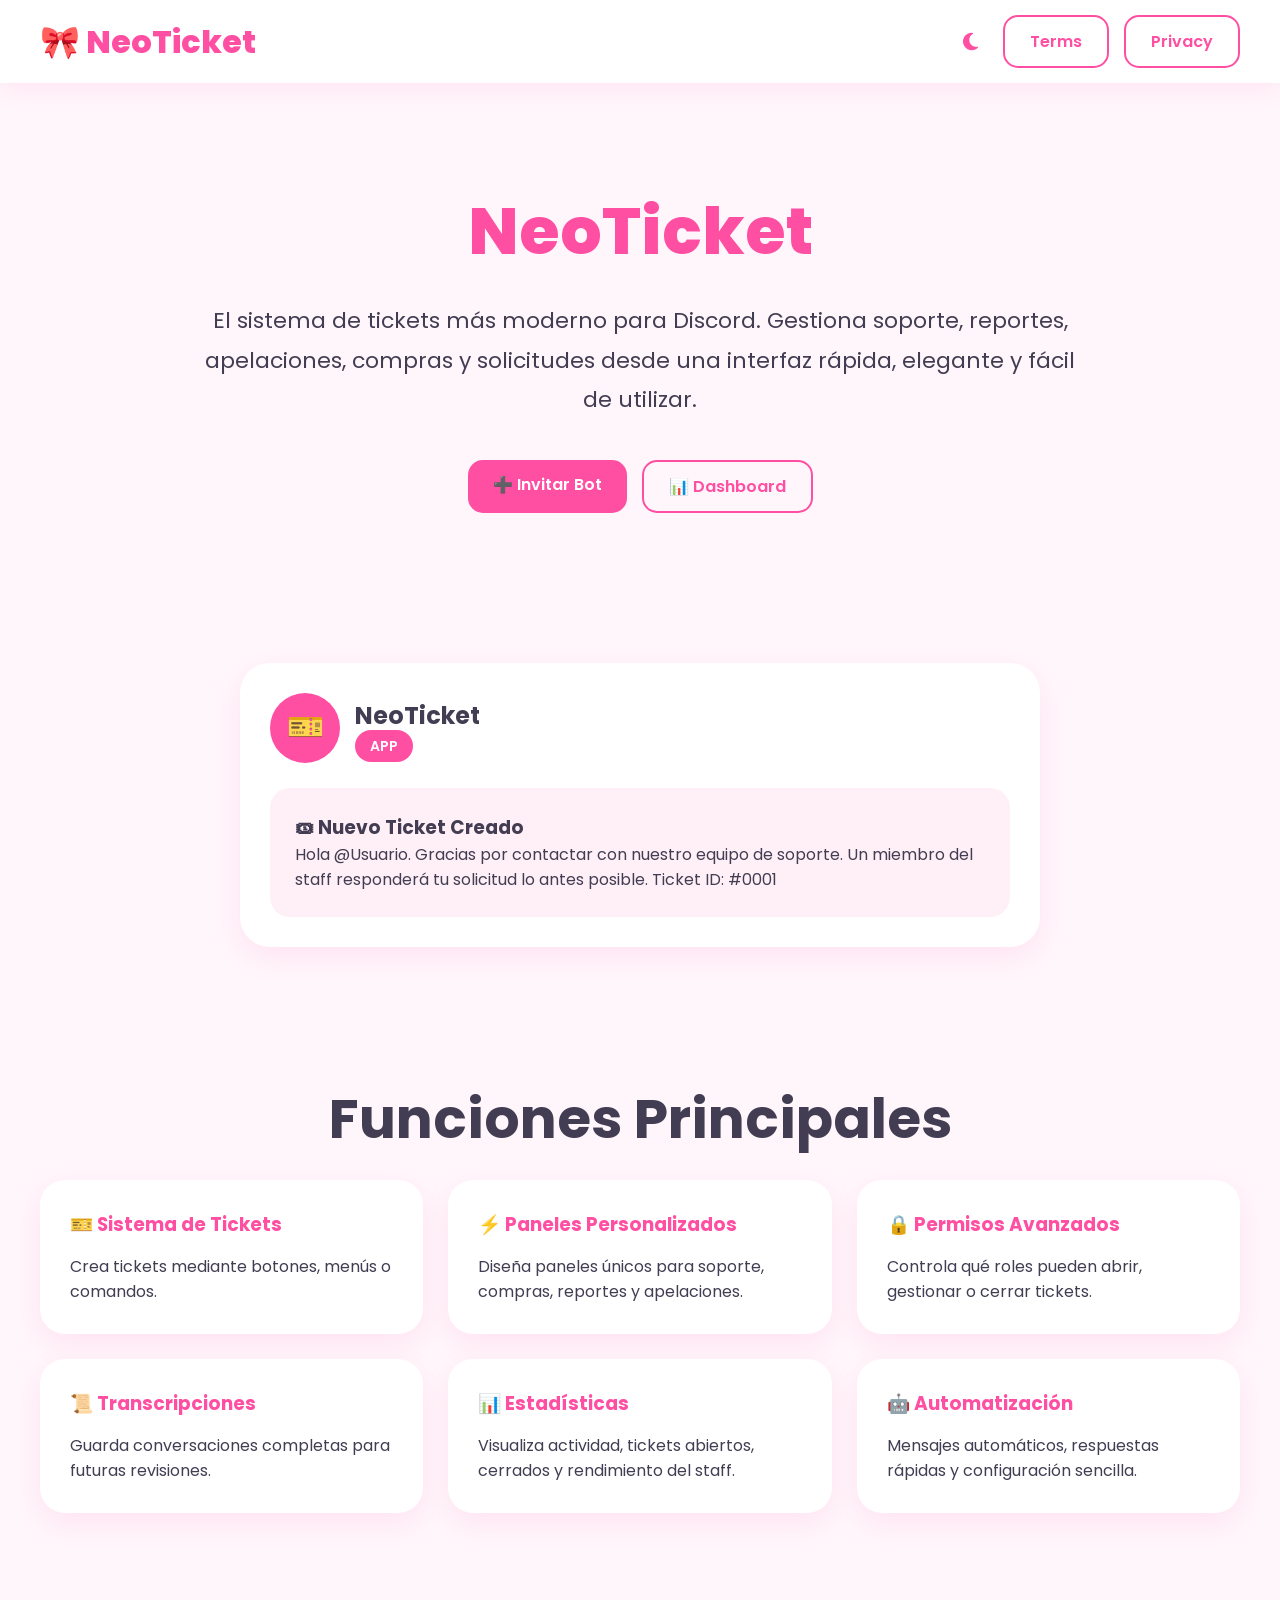
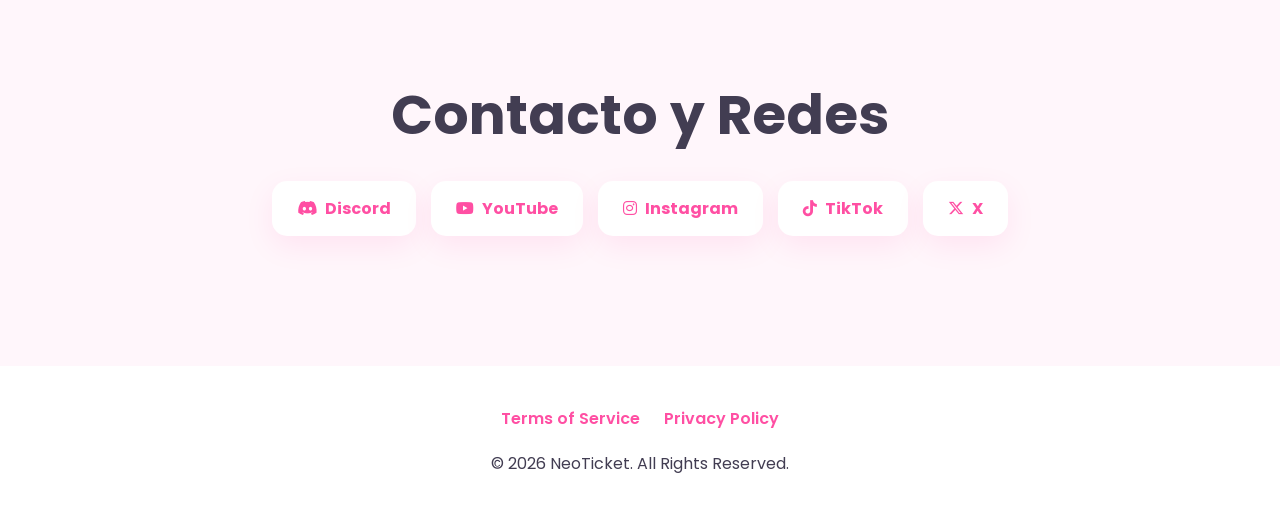
<file: index.html>
<!DOCTYPE html>
<html lang="en">
<head>
<meta charset="UTF-8">
<meta name="viewport" content="width=device-width, initial-scale=1.0">
<title>NeoTicket</title>
<link href="https://fonts.googleapis.com/css2?family=Poppins:wght@300;400;600;700;800&display=swap" rel="stylesheet">
<link rel="stylesheet" href="https://cdnjs.cloudflare.com/ajax/libs/font-awesome/6.4.2/css/all.min.css">

<style>
/* Variables de tema */
:root {
    --bg-color: #fff6fb;
    --text-color: #423d52;
    --card-bg: white;
    --header-bg: white;
    --ticket-box-bg: #fff0f7;
    --shadow: 0 10px 30px rgba(255,0,128,.08);
}

.dark-mode {
    --bg-color: #1a1a1a;
    --text-color: #f0f0f0;
    --card-bg: #2d2d2d;
    --header-bg: #222;
    --ticket-box-bg: #333;
    --shadow: 0 10px 30px rgba(0,0,0,0.3);
}

*{
    margin:0;
    padding:0;
    box-sizing:border-box;
    font-family:'Poppins',sans-serif;
    transition: background 0.3s, color 0.3s;
}

body{
    background: var(--bg-color);
    color: var(--text-color);
}

header{
    position:sticky;
    top:0;
    z-index:100;
    background: var(--header-bg);
    padding:15px 25px;
    box-shadow:0 5px 25px rgba(255,0,128,.08);
}

.nav{
    display:flex;
    justify-content:space-between;
    align-items:center;
    max-width:1200px;
    margin:auto;
}

.logo{
    display:flex;
    align-items:center;
    gap:12px;
    font-size:32px;
    font-weight:800;
    color:#ff4fa3;
    text-decoration:none;
}

.nav-links{
    display:flex;
    gap:15px;
    align-items:center;
}

/* Botón modo noche */
.theme-btn {
    background: none;
    border: none;
    cursor: pointer;
    font-size: 20px;
    color: #ff4fa3;
    padding: 10px;
}

.btn{
    background:#ff4fa3;
    color:white;
    padding:12px 25px;
    border-radius:15px;
    text-decoration:none;
    font-weight:600;
    transition:.3s;
    border: none;
    cursor: pointer;
}

.btn:hover{
    transform:translateY(-2px);
}

.btn2{
    background:transparent;
    border:2px solid #ff4fa3;
    color:#ff4fa3;
}

.hero{ padding:100px 20px; text-align:center; max-width:1200px; margin:auto; }
.hero h1{ font-size:65px; font-weight:800; color:#ff4fa3; margin-bottom:20px; }
.hero p{ font-size:22px; max-width:900px; margin:auto; line-height:1.8; }
.hero-buttons{ margin-top:40px; display:flex; justify-content:center; gap:15px; flex-wrap:wrap; }

.preview{ padding:50px 20px; }
.preview-card{ max-width:800px; margin:auto; background: var(--card-bg); border-radius:30px; padding:30px; box-shadow: var(--shadow); }
.bot-header{ display:flex; align-items:center; gap:15px; margin-bottom:25px; }
.bot-icon{ width:70px; height:70px; background:#ff4fa3; border-radius:50%; display:flex; align-items:center; justify-content:center; font-size:30px; color:white; }
.app-badge{ background:#ff4fa3; color:white; padding:6px 15px; border-radius:30px; font-size:14px; font-weight:600; }

.ticket-box{ background: var(--ticket-box-bg); padding:25px; border-radius:20px; }

.section{ padding:80px 20px; }
.section-title{ text-align:center; font-size:55px; margin-bottom:20px; }
.section-sub{ text-align:center; max-width:900px; margin:auto; font-size:20px; line-height:1.8; margin-bottom:50px; }
.grid{ display:grid; grid-template-columns:repeat(auto-fit,minmax(300px,1fr)); gap:25px; max-width:1200px; margin:auto; }
.card{ background: var(--card-bg); padding:30px; border-radius:25px; box-shadow: var(--shadow); }
.card h3{ margin-bottom:15px; color:#ff4fa3; }

.faq{ max-width:1000px; margin:auto; }
.faq-item{ background: var(--card-bg); padding:25px; border-radius:20px; margin-bottom:15px; box-shadow: var(--shadow); }
.faq-item h3{ color:#ff4fa3; margin-bottom:10px; }

.contact{ padding:80px 20px; text-align:center; }
.socials{ display:flex; justify-content:center; gap:15px; flex-wrap:wrap; margin-top:25px; }
.socials a{ text-decoration:none; background: var(--card-bg); padding:15px 25px; border-radius:15px; color:#ff4fa3; font-weight:700; box-shadow: var(--shadow); display: flex; align-items: center; gap: 8px; }

footer{ background: var(--header-bg); margin-top:50px; padding:40px 20px; text-align:center; }
footer a{ margin:0 10px; color:#ff4fa3; text-decoration:none; font-weight:600; }
</style>
</head>

<body>

<header>
<div class="nav">
<a href="#" class="logo">🎀 NeoTicket</a>
<div class="nav-links">
    <button class="theme-btn" onclick="document.body.classList.toggle('dark-mode')">
        <i class="fa-solid fa-moon"></i>
    </button>
    <a href="terms.html" class="btn2 btn">Terms</a>
    <a href="privacy.html" class="btn2 btn">Privacy</a>
</div>
</div>
</header>

<section class="hero">
<h1>NeoTicket</h1>
<p>El sistema de tickets más moderno para Discord. Gestiona soporte, reportes, apelaciones, compras y solicitudes desde una interfaz rápida, elegante y fácil de utilizar.</p>
<div class="hero-buttons">
<a href="#" class="btn">➕ Invitar Bot</a>
<a href="http://172.96.172.213:25405/login?r=%2F" class="btn btn2">📊 Dashboard</a>
</div>
</section>

<section class="preview">
<div class="preview-card">
<div class="bot-header">
<div class="bot-icon">🎫</div>
<div><h2>NeoTicket</h2><span class="app-badge">APP</span></div>
</div>
<div class="ticket-box">
<h3>🎟 Nuevo Ticket Creado</h3>
<p>Hola @Usuario. Gracias por contactar con nuestro equipo de soporte. Un miembro del staff responderá tu solicitud lo antes posible. Ticket ID: #0001</p>
</div>
</div>
</section>

<section class="section">
<h2 class="section-title">Funciones Principales</h2>
<div class="grid">
    <div class="card"><h3>🎫 Sistema de Tickets</h3><p>Crea tickets mediante botones, menús o comandos.</p></div>
    <div class="card"><h3>⚡ Paneles Personalizados</h3><p>Diseña paneles únicos para soporte, compras, reportes y apelaciones.</p></div>
    <div class="card"><h3>🔒 Permisos Avanzados</h3><p>Controla qué roles pueden abrir, gestionar o cerrar tickets.</p></div>
    <div class="card"><h3>📜 Transcripciones</h3><p>Guarda conversaciones completas para futuras revisiones.</p></div>
    <div class="card"><h3>📊 Estadísticas</h3><p>Visualiza actividad, tickets abiertos, cerrados y rendimiento del staff.</p></div>
    <div class="card"><h3>🤖 Automatización</h3><p>Mensajes automáticos, respuestas rápidas y configuración sencilla.</p></div>
</div>
</section>

<section class="contact">
<h2 class="section-title">Contacto y Redes</h2>
<div class="socials">
    <a href="#"><i class="fa-brands fa-discord"></i> Discord</a>
    <a href="#"><i class="fa-brands fa-youtube"></i> YouTube</a>
    <a href="#"><i class="fa-brands fa-instagram"></i> Instagram</a>
    <a href="#"><i class="fa-brands fa-tiktok"></i> TikTok</a>
    <a href="#"><i class="fa-brands fa-x-twitter"></i> X</a>
</div>
</section>

<footer>
<a href="terms.html">Terms of Service</a>
<a href="privacy.html">Privacy Policy</a>
<p style="margin-top:20px;">© 2026 NeoTicket. All Rights Reserved.</p>
</footer>

</body>
</html>
</file>
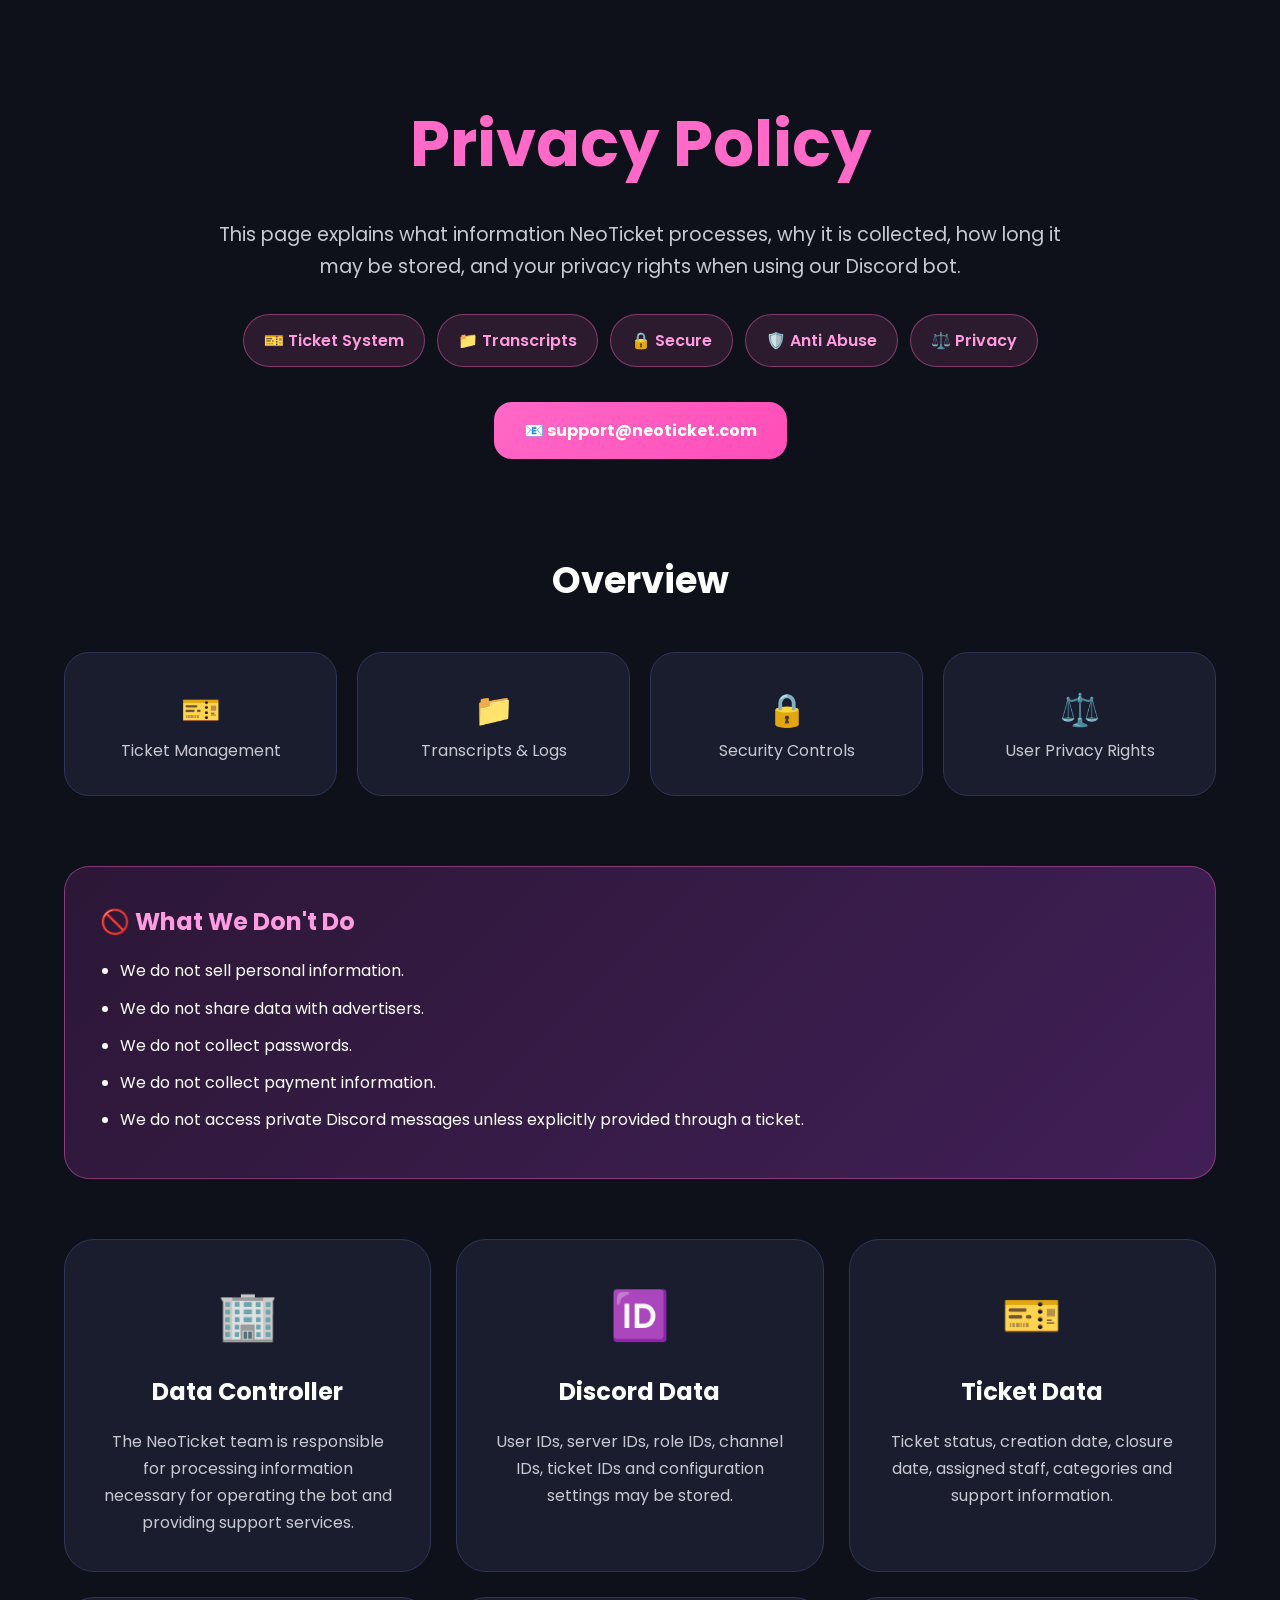
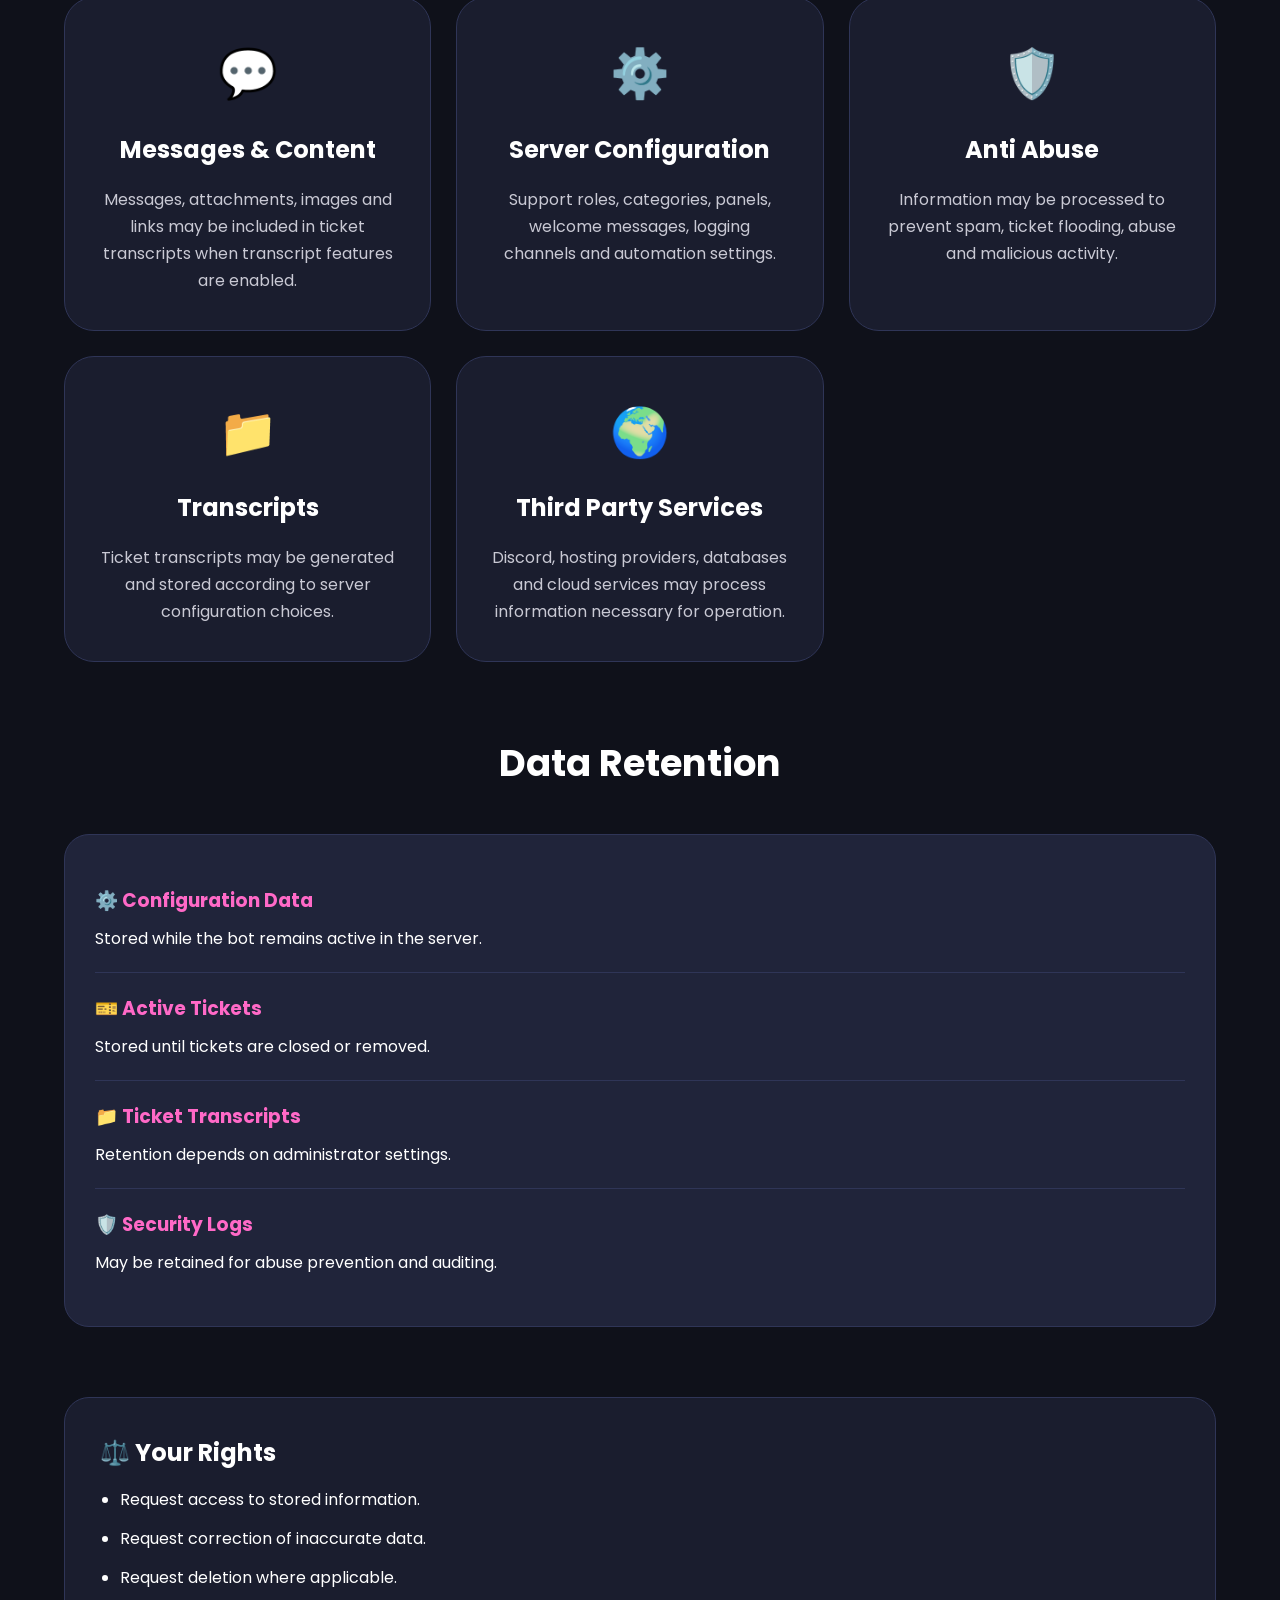
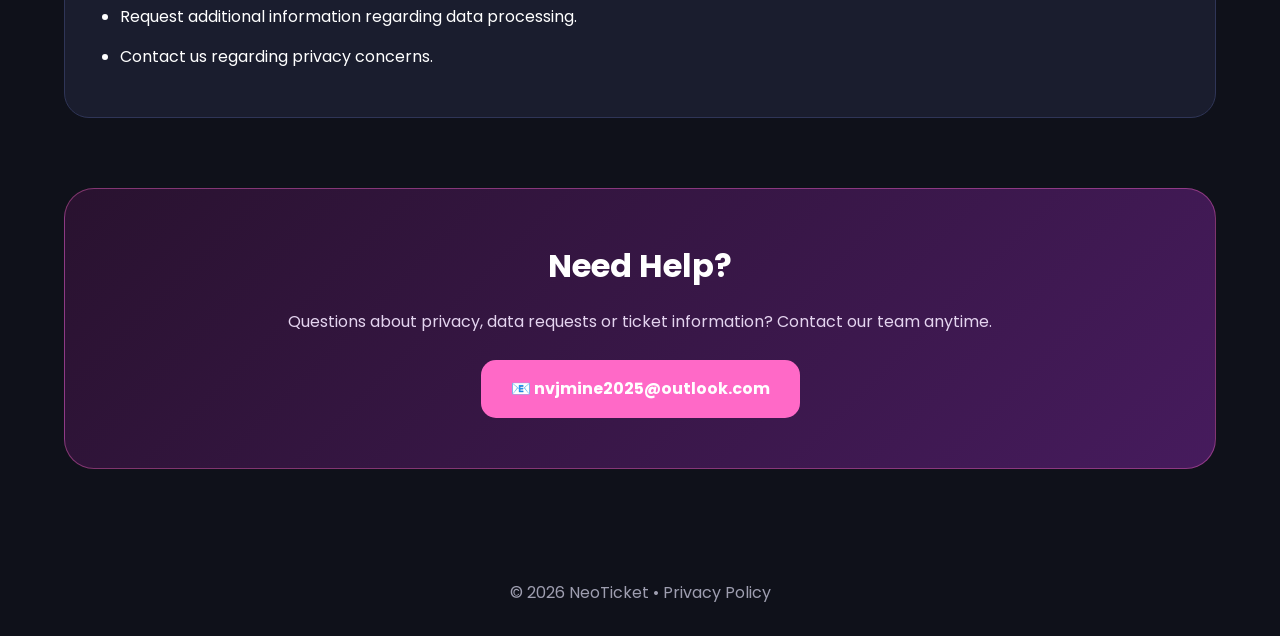
<file: privacy.html>
<!DOCTYPE html>
<html lang="en">
<head>
<meta charset="UTF-8">
<meta name="viewport" content="width=device-width, initial-scale=1.0">
<title>Privacy Policy | NeoTicket</title>

<link href="https://fonts.googleapis.com/css2?family=Poppins:wght@300;400;500;600;700;800&display=swap" rel="stylesheet">

<style>

:root{
    --bg:#0f111a;
    --card:#1a1d2e;
    --card2:#20243a;
    --primary:#ff69c7;
    --primary2:#ff9be0;
    --text:#ffffff;
    --muted:#c9c9d4;
    --border:#2f3557;
}

*{
    margin:0;
    padding:0;
    box-sizing:border-box;
}

body{
    font-family:'Poppins',sans-serif;
    background:var(--bg);
    color:var(--text);
    line-height:1.7;
}

.container{
    width:90%;
    max-width:1200px;
    margin:auto;
}

.hero{
    padding:90px 0;
    text-align:center;
}

.hero h1{
    font-size:4rem;
    color:var(--primary);
    margin-bottom:20px;
}

.hero p{
    max-width:850px;
    margin:auto;
    font-size:1.2rem;
    color:var(--muted);
}

.badges{
    margin-top:30px;
    display:flex;
    flex-wrap:wrap;
    justify-content:center;
    gap:12px;
}

.badge{
    padding:12px 20px;
    border-radius:999px;
    background:rgba(255,105,199,.12);
    border:1px solid rgba(255,105,199,.4);
    color:var(--primary2);
    font-weight:600;
}

.contact-box{
    margin-top:35px;
}

.contact-btn{
    display:inline-block;
    padding:15px 30px;
    border-radius:18px;
    text-decoration:none;
    color:white;
    background:linear-gradient(135deg,var(--primary),#ff4db8);
    font-weight:700;
}

.section-title{
    text-align:center;
    margin-bottom:40px;
    font-size:2.3rem;
}

.stats{
    display:grid;
    grid-template-columns:repeat(auto-fit,minmax(200px,1fr));
    gap:20px;
    margin-bottom:70px;
}

.stat{
    background:var(--card);
    border:1px solid var(--border);
    border-radius:25px;
    padding:30px;
    text-align:center;
}

.stat h3{
    font-size:2rem;
    color:var(--primary);
}

.stat p{
    color:var(--muted);
}

.notice{
    background:linear-gradient(135deg,#2c1736,#411f57);
    border:1px solid rgba(255,105,199,.4);
    padding:35px;
    border-radius:25px;
    margin-bottom:60px;
}

.notice h2{
    margin-bottom:15px;
    color:var(--primary2);
}

.notice ul{
    padding-left:20px;
}

.notice li{
    margin:10px 0;
}

.grid{
    display:grid;
    grid-template-columns:repeat(auto-fit,minmax(300px,1fr));
    gap:25px;
    margin-bottom:70px;
}

.card{
    background:var(--card);
    border:1px solid var(--border);
    border-radius:30px;
    padding:35px;
    text-align:center;
}

.icon{
    font-size:3rem;
    margin-bottom:15px;
}

.card h2{
    margin-bottom:15px;
}

.card p{
    color:var(--muted);
}

.timeline{
    margin-bottom:70px;
}

.timeline-box{
    background:var(--card2);
    border:1px solid var(--border);
    border-radius:25px;
    padding:30px;
}

.timeline-item{
    padding:20px 0;
    border-bottom:1px solid var(--border);
}

.timeline-item:last-child{
    border-bottom:none;
}

.timeline-item h3{
    color:var(--primary);
    margin-bottom:8px;
}

.rights{
    background:var(--card);
    border:1px solid var(--border);
    border-radius:25px;
    padding:35px;
    margin-bottom:70px;
}

.rights ul{
    padding-left:20px;
}

.rights li{
    margin:12px 0;
}

.contact-card{
    background:linear-gradient(135deg,#29122f,#461b5d);
    border:1px solid rgba(255,105,199,.4);
    border-radius:30px;
    padding:50px;
    text-align:center;
    margin-bottom:80px;
}

.contact-card h2{
    margin-bottom:15px;
    font-size:2rem;
}

.contact-card p{
    margin-bottom:25px;
    color:#e4d4ef;
}

.contact-card a{
    display:inline-block;
    text-decoration:none;
    color:white;
    background:var(--primary);
    padding:15px 30px;
    border-radius:15px;
    font-weight:700;
}

footer{
    text-align:center;
    padding:30px;
    color:#9e9eb0;
}

</style>
</head>

<body>

<div class="container">

<section class="hero">

<h1>Privacy Policy</h1>

<p>
This page explains what information NeoTicket processes, why it is collected,
how long it may be stored, and your privacy rights when using our Discord bot.
</p>

<div class="badges">
<span class="badge">🎫 Ticket System</span>
<span class="badge">📁 Transcripts</span>
<span class="badge">🔒 Secure</span>
<span class="badge">🛡️ Anti Abuse</span>
<span class="badge">⚖️ Privacy</span>
</div>

<div class="contact-box">
<a href="mailto:support@neoticket.com" class="contact-btn">
📧 support@neoticket.com
</a>
</div>

</section>

<h2 class="section-title">Overview</h2>

<div class="stats">

<div class="stat">
<h3>🎫</h3>
<p>Ticket Management</p>
</div>

<div class="stat">
<h3>📁</h3>
<p>Transcripts & Logs</p>
</div>

<div class="stat">
<h3>🔒</h3>
<p>Security Controls</p>
</div>

<div class="stat">
<h3>⚖️</h3>
<p>User Privacy Rights</p>
</div>

</div>

<div class="notice">

<h2>🚫 What We Don't Do</h2>

<ul>
<li>We do not sell personal information.</li>
<li>We do not share data with advertisers.</li>
<li>We do not collect passwords.</li>
<li>We do not collect payment information.</li>
<li>We do not access private Discord messages unless explicitly provided through a ticket.</li>
</ul>

</div>

<div class="grid">

<div class="card">
<div class="icon">🏢</div>
<h2>Data Controller</h2>
<p>
The NeoTicket team is responsible for processing information necessary
for operating the bot and providing support services.
</p>
</div>

<div class="card">
<div class="icon">🆔</div>
<h2>Discord Data</h2>
<p>
User IDs, server IDs, role IDs, channel IDs, ticket IDs and
configuration settings may be stored.
</p>
</div>

<div class="card">
<div class="icon">🎫</div>
<h2>Ticket Data</h2>
<p>
Ticket status, creation date, closure date, assigned staff,
categories and support information.
</p>
</div>

<div class="card">
<div class="icon">💬</div>
<h2>Messages & Content</h2>
<p>
Messages, attachments, images and links may be included in ticket
transcripts when transcript features are enabled.
</p>
</div>

<div class="card">
<div class="icon">⚙️</div>
<h2>Server Configuration</h2>
<p>
Support roles, categories, panels, welcome messages,
logging channels and automation settings.
</p>
</div>

<div class="card">
<div class="icon">🛡️</div>
<h2>Anti Abuse</h2>
<p>
Information may be processed to prevent spam,
ticket flooding, abuse and malicious activity.
</p>
</div>

<div class="card">
<div class="icon">📁</div>
<h2>Transcripts</h2>
<p>
Ticket transcripts may be generated and stored
according to server configuration choices.
</p>
</div>

<div class="card">
<div class="icon">🌍</div>
<h2>Third Party Services</h2>
<p>
Discord, hosting providers, databases and cloud services
may process information necessary for operation.
</p>
</div>

</div>

<h2 class="section-title">Data Retention</h2>

<div class="timeline">

<div class="timeline-box">

<div class="timeline-item">
<h3>⚙️ Configuration Data</h3>
<p>Stored while the bot remains active in the server.</p>
</div>

<div class="timeline-item">
<h3>🎫 Active Tickets</h3>
<p>Stored until tickets are closed or removed.</p>
</div>

<div class="timeline-item">
<h3>📁 Ticket Transcripts</h3>
<p>Retention depends on administrator settings.</p>
</div>

<div class="timeline-item">
<h3>🛡️ Security Logs</h3>
<p>May be retained for abuse prevention and auditing.</p>
</div>

</div>

</div>

<div class="rights">

<h2>⚖️ Your Rights</h2>

<ul>
<li>Request access to stored information.</li>
<li>Request correction of inaccurate data.</li>
<li>Request deletion where applicable.</li>
<li>Request additional information regarding data processing.</li>
<li>Contact us regarding privacy concerns.</li>
</ul>

</div>

<div class="contact-card">

<h2>Need Help?</h2>

<p>
Questions about privacy, data requests or ticket information?
Contact our team anytime.
</p>

<a href="mailto:nvjmine2025@outlook.com">
📧 nvjmine2025@outlook.com 
</a>

</div>

<footer>
© 2026 NeoTicket • Privacy Policy
</footer>

</div>

</body>
</html>
</file>
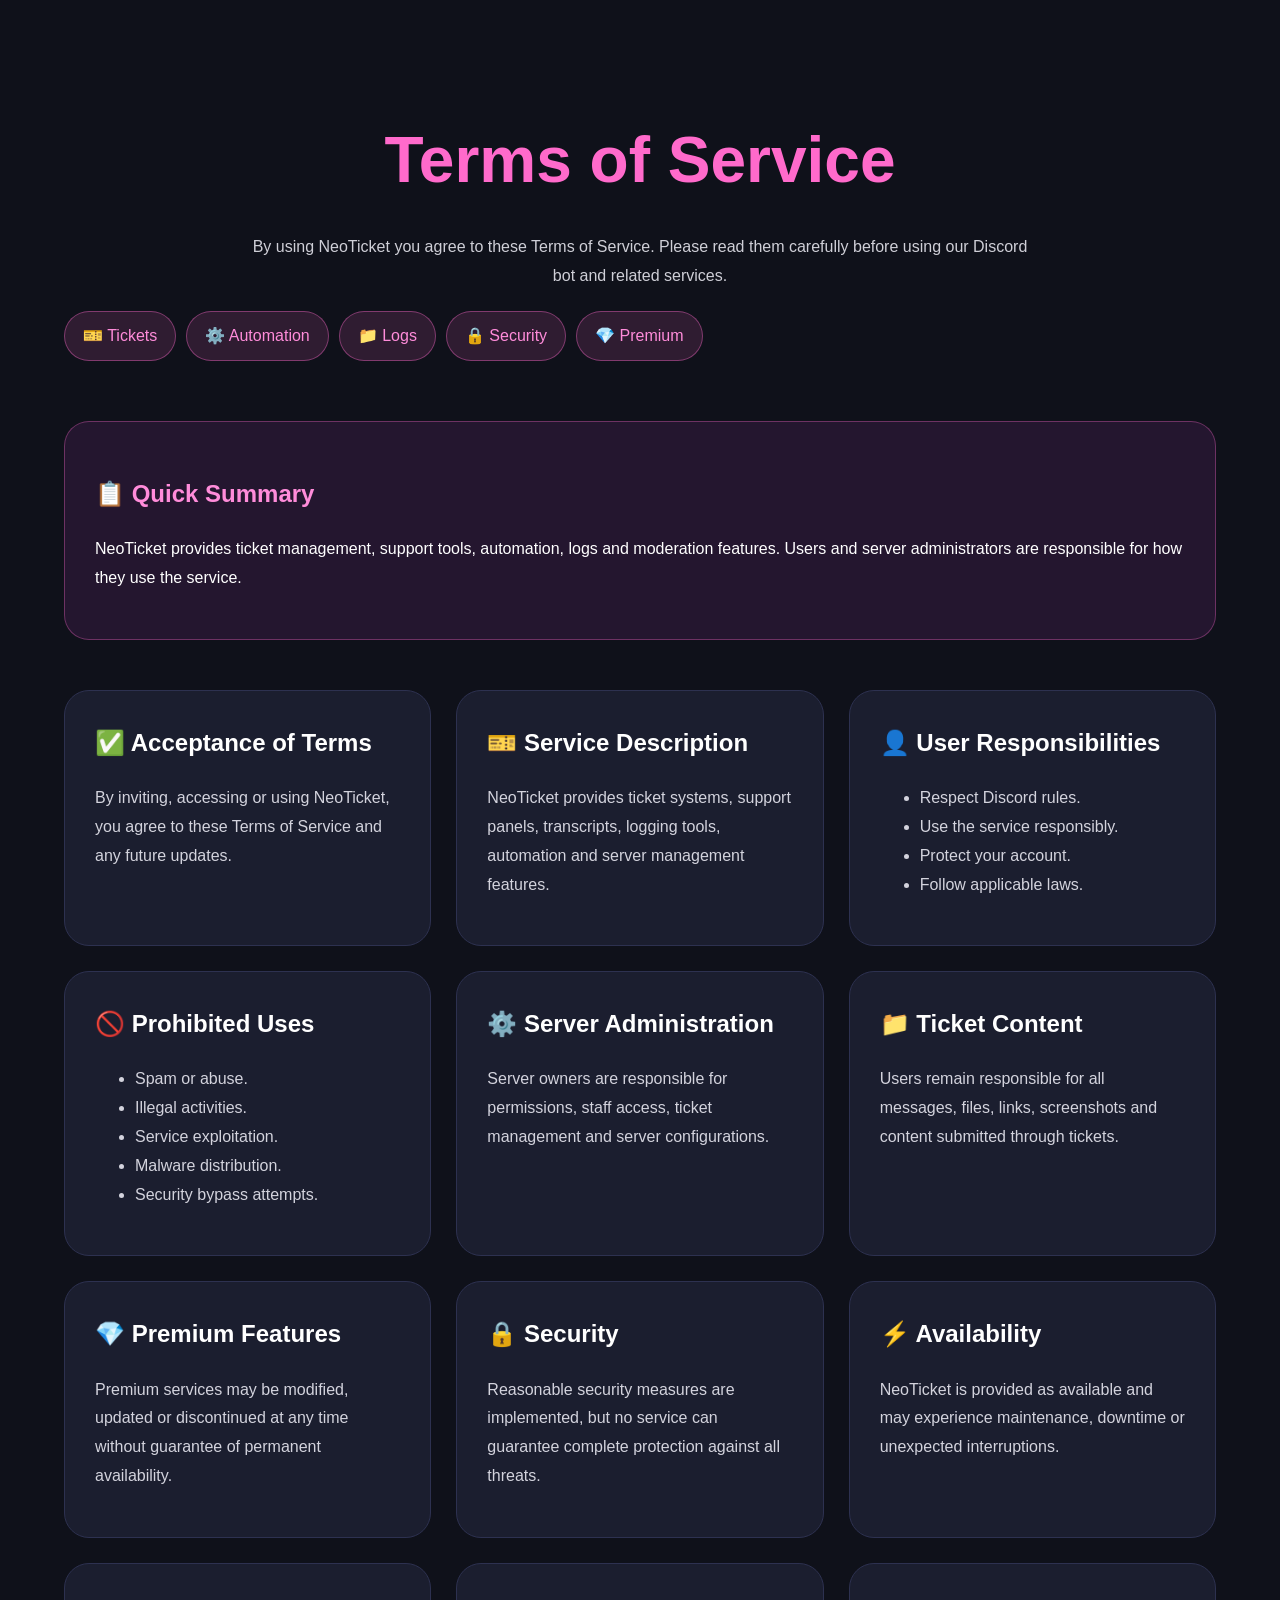
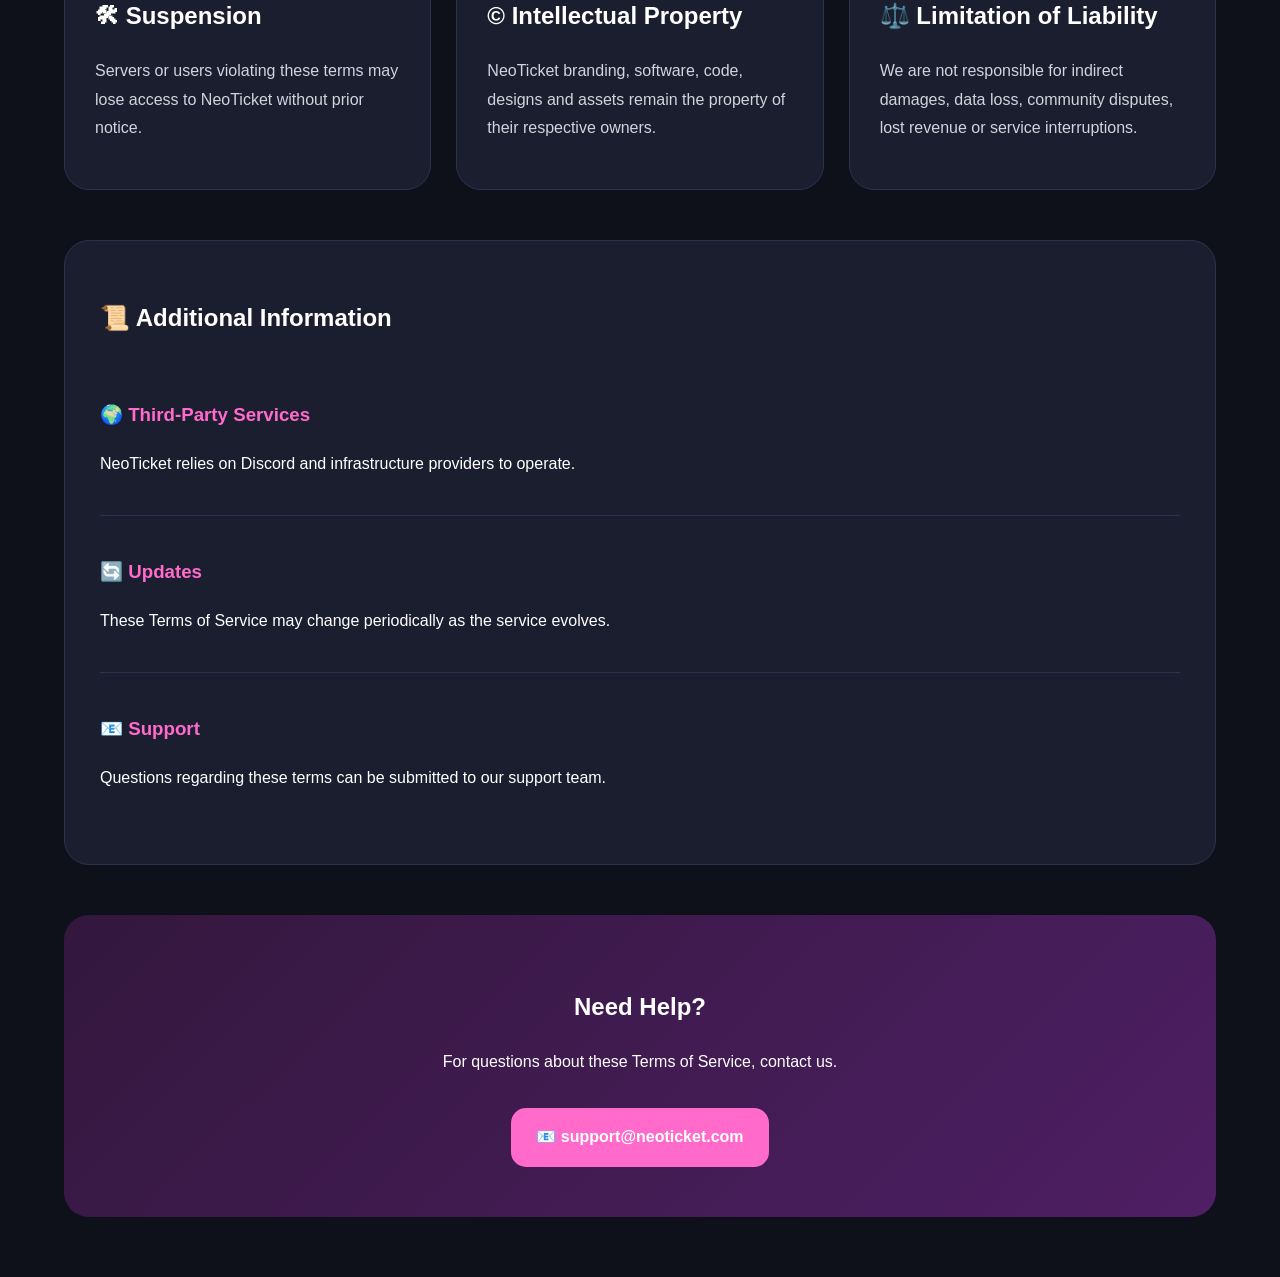
<file: terms.html>
<!DOCTYPE html>
<html lang="en">
<head>
<meta charset="UTF-8">
<meta name="viewport" content="width=device-width, initial-scale=1.0">
<title>Terms of Service | NeoTicket</title>

<style>
body{
    background:#0f111a;
    color:white;
    font-family:Poppins,sans-serif;
    margin:0;
    line-height:1.8;
}

.container{
    width:90%;
    max-width:1200px;
    margin:auto;
    padding:60px 0;
}

.hero{
    text-align:center;
    margin-bottom:60px;
}

.hero h1{
    font-size:4rem;
    color:#ff6acb;
    margin-bottom:15px;
}

.hero p{
    color:#cfcfd7;
    max-width:800px;
    margin:auto;
}

.notice{
    background:#24162f;
    border:1px solid #ff6acb55;
    padding:30px;
    border-radius:25px;
    margin-bottom:50px;
}

.notice h2{
    color:#ff8cda;
}

.badges{
    display:flex;
    flex-wrap:wrap;
    gap:10px;
    margin-top:20px;
}

.badge{
    background:#ff6acb22;
    border:1px solid #ff6acb66;
    color:#ff8cda;
    padding:10px 18px;
    border-radius:999px;
}

.grid{
    display:grid;
    grid-template-columns:repeat(auto-fit,minmax(300px,1fr));
    gap:25px;
    margin:50px 0;
}

.card{
    background:#1b1e2f;
    border:1px solid #2d3150;
    border-radius:25px;
    padding:30px;
}

.card h2{
    margin-top:0;
    color:#fff;
}

.card p,
.card li{
    color:#d3d3dd;
}

.timeline{
    background:#1b1e2f;
    border:1px solid #2d3150;
    border-radius:25px;
    padding:35px;
    margin:50px 0;
}

.timeline-item{
    padding:20px 0;
    border-bottom:1px solid #2d3150;
}

.timeline-item:last-child{
    border:none;
}

.timeline-item h3{
    color:#ff6acb;
}

.contact{
    text-align:center;
    background:linear-gradient(135deg,#33173d,#4e1f64);
    padding:50px;
    border-radius:25px;
    margin-top:50px;
}

.contact a{
    display:inline-block;
    margin-top:15px;
    padding:15px 25px;
    background:#ff6acb;
    color:white;
    text-decoration:none;
    border-radius:15px;
    font-weight:bold;
}
</style>
</head>
<body>

<div class="container">

<div class="hero">
<h1>Terms of Service</h1>

<p>
By using NeoTicket you agree to these Terms of Service. Please read them carefully before using our Discord bot and related services.
</p>

<div class="badges">
<span class="badge">🎫 Tickets</span>
<span class="badge">⚙️ Automation</span>
<span class="badge">📁 Logs</span>
<span class="badge">🔒 Security</span>
<span class="badge">💎 Premium</span>
</div>
</div>

<div class="notice">
<h2>📋 Quick Summary</h2>
<p>
NeoTicket provides ticket management, support tools, automation, logs and moderation features. Users and server administrators are responsible for how they use the service.
</p>
</div>

<div class="grid">

<div class="card">
<h2>✅ Acceptance of Terms</h2>
<p>
By inviting, accessing or using NeoTicket, you agree to these Terms of Service and any future updates.
</p>
</div>

<div class="card">
<h2>🎫 Service Description</h2>
<p>
NeoTicket provides ticket systems, support panels, transcripts, logging tools, automation and server management features.
</p>
</div>

<div class="card">
<h2>👤 User Responsibilities</h2>
<ul>
<li>Respect Discord rules.</li>
<li>Use the service responsibly.</li>
<li>Protect your account.</li>
<li>Follow applicable laws.</li>
</ul>
</div>

<div class="card">
<h2>🚫 Prohibited Uses</h2>
<ul>
<li>Spam or abuse.</li>
<li>Illegal activities.</li>
<li>Service exploitation.</li>
<li>Malware distribution.</li>
<li>Security bypass attempts.</li>
</ul>
</div>

<div class="card">
<h2>⚙️ Server Administration</h2>
<p>
Server owners are responsible for permissions, staff access, ticket management and server configurations.
</p>
</div>

<div class="card">
<h2>📁 Ticket Content</h2>
<p>
Users remain responsible for all messages, files, links, screenshots and content submitted through tickets.
</p>
</div>

<div class="card">
<h2>💎 Premium Features</h2>
<p>
Premium services may be modified, updated or discontinued at any time without guarantee of permanent availability.
</p>
</div>

<div class="card">
<h2>🔒 Security</h2>
<p>
Reasonable security measures are implemented, but no service can guarantee complete protection against all threats.
</p>
</div>

<div class="card">
<h2>⚡ Availability</h2>
<p>
NeoTicket is provided as available and may experience maintenance, downtime or unexpected interruptions.
</p>
</div>

<div class="card">
<h2>🛠 Suspension</h2>
<p>
Servers or users violating these terms may lose access to NeoTicket without prior notice.
</p>
</div>

<div class="card">
<h2>© Intellectual Property</h2>
<p>
NeoTicket branding, software, code, designs and assets remain the property of their respective owners.
</p>
</div>

<div class="card">
<h2>⚖️ Limitation of Liability</h2>
<p>
We are not responsible for indirect damages, data loss, community disputes, lost revenue or service interruptions.
</p>
</div>

</div>

<div class="timeline">

<h2>📜 Additional Information</h2>

<div class="timeline-item">
<h3>🌍 Third-Party Services</h3>
<p>
NeoTicket relies on Discord and infrastructure providers to operate.
</p>
</div>

<div class="timeline-item">
<h3>🔄 Updates</h3>
<p>
These Terms of Service may change periodically as the service evolves.
</p>
</div>

<div class="timeline-item">
<h3>📧 Support</h3>
<p>
Questions regarding these terms can be submitted to our support team.
</p>
</div>

</div>

<div class="contact">
<h2>Need Help?</h2>
<p>
For questions about these Terms of Service, contact us.
</p>

<a href="mailto:support@neoticket.com">
📧 support@neoticket.com
</a>
</div>

</div>

</body>
</html>
</file>
